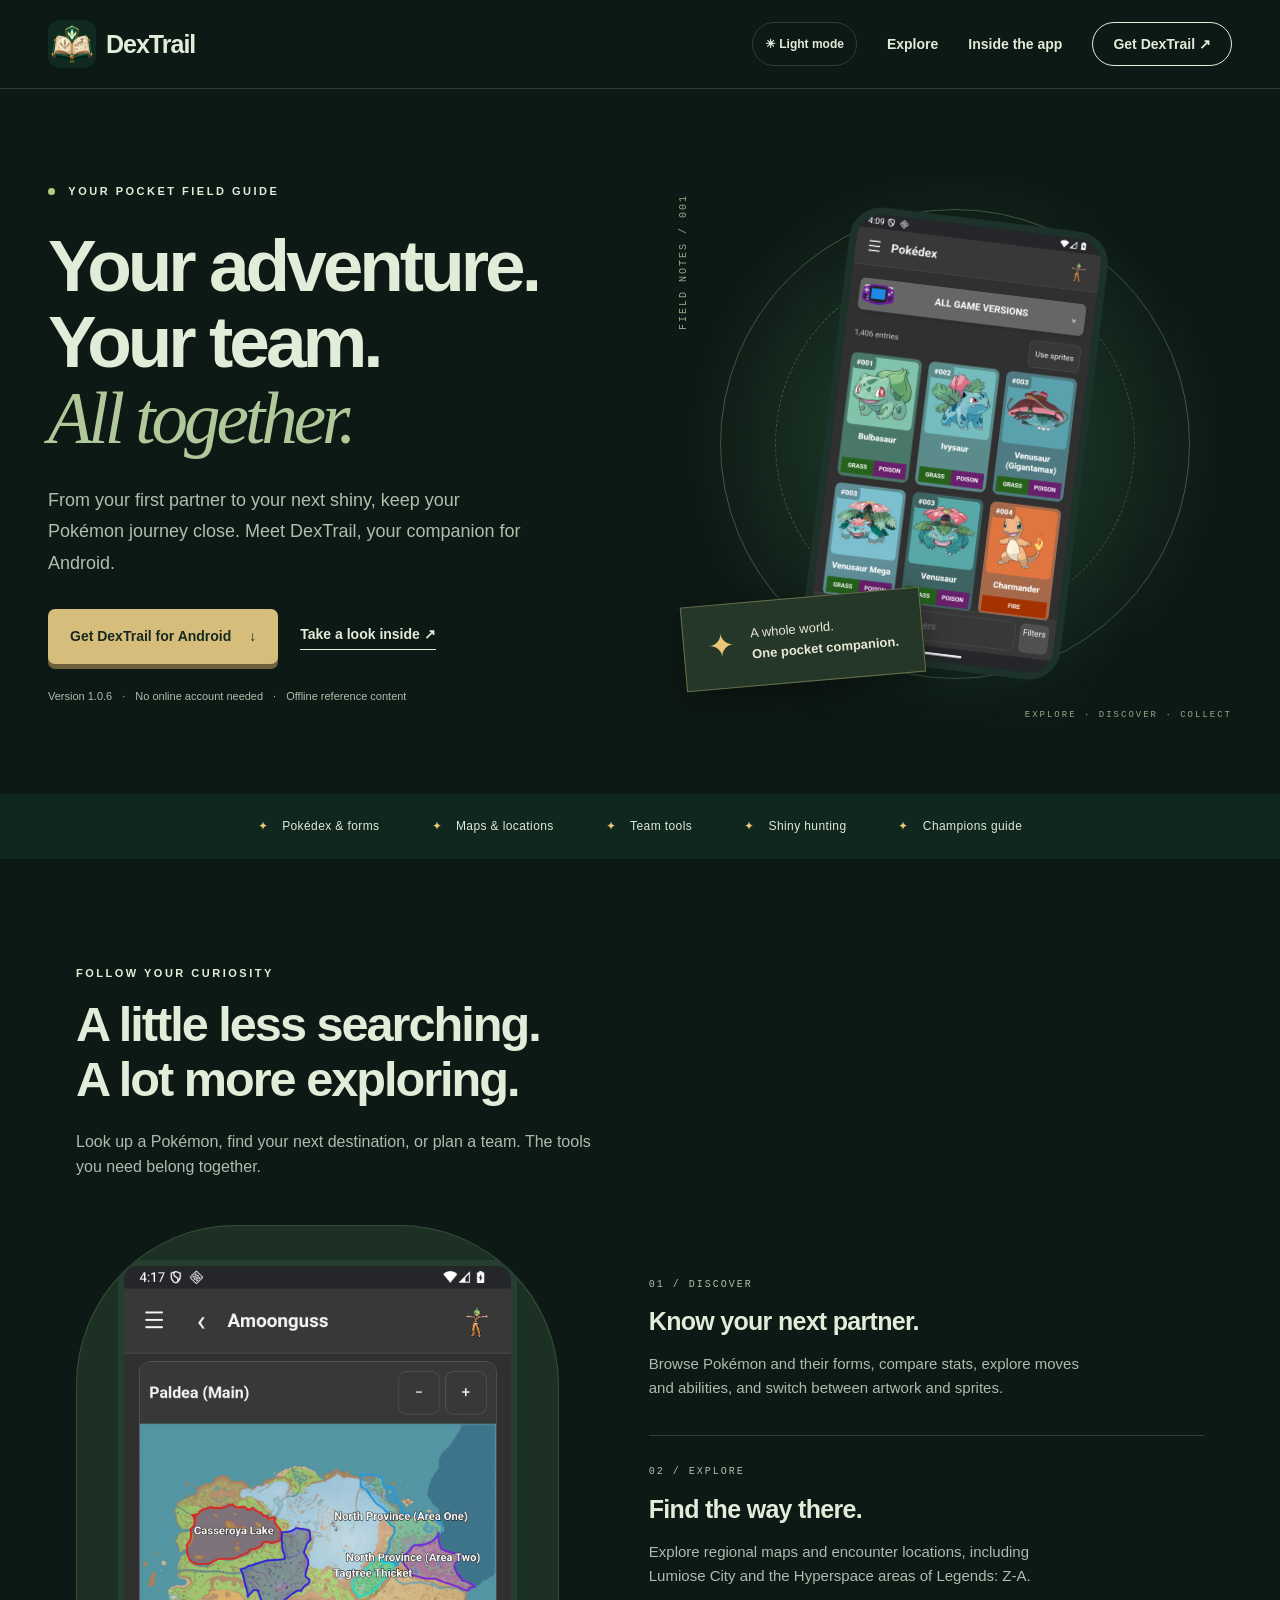
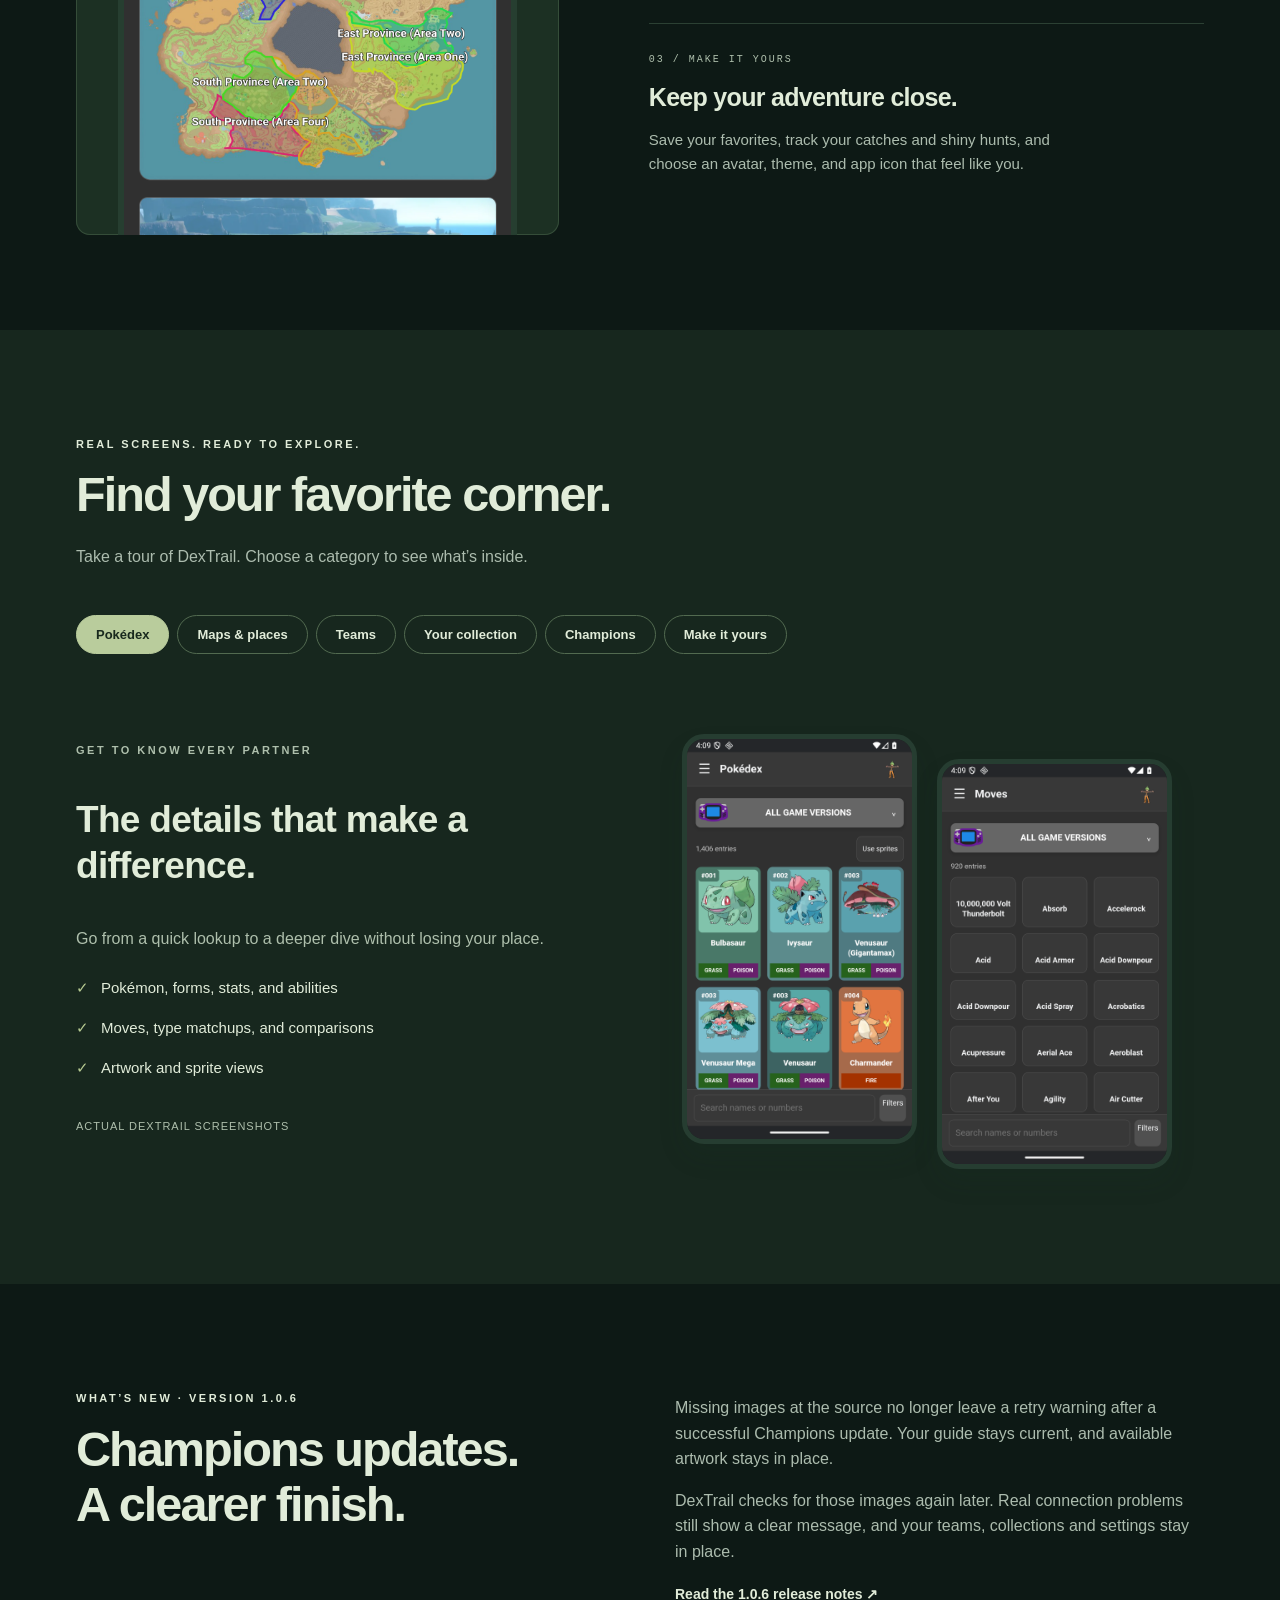
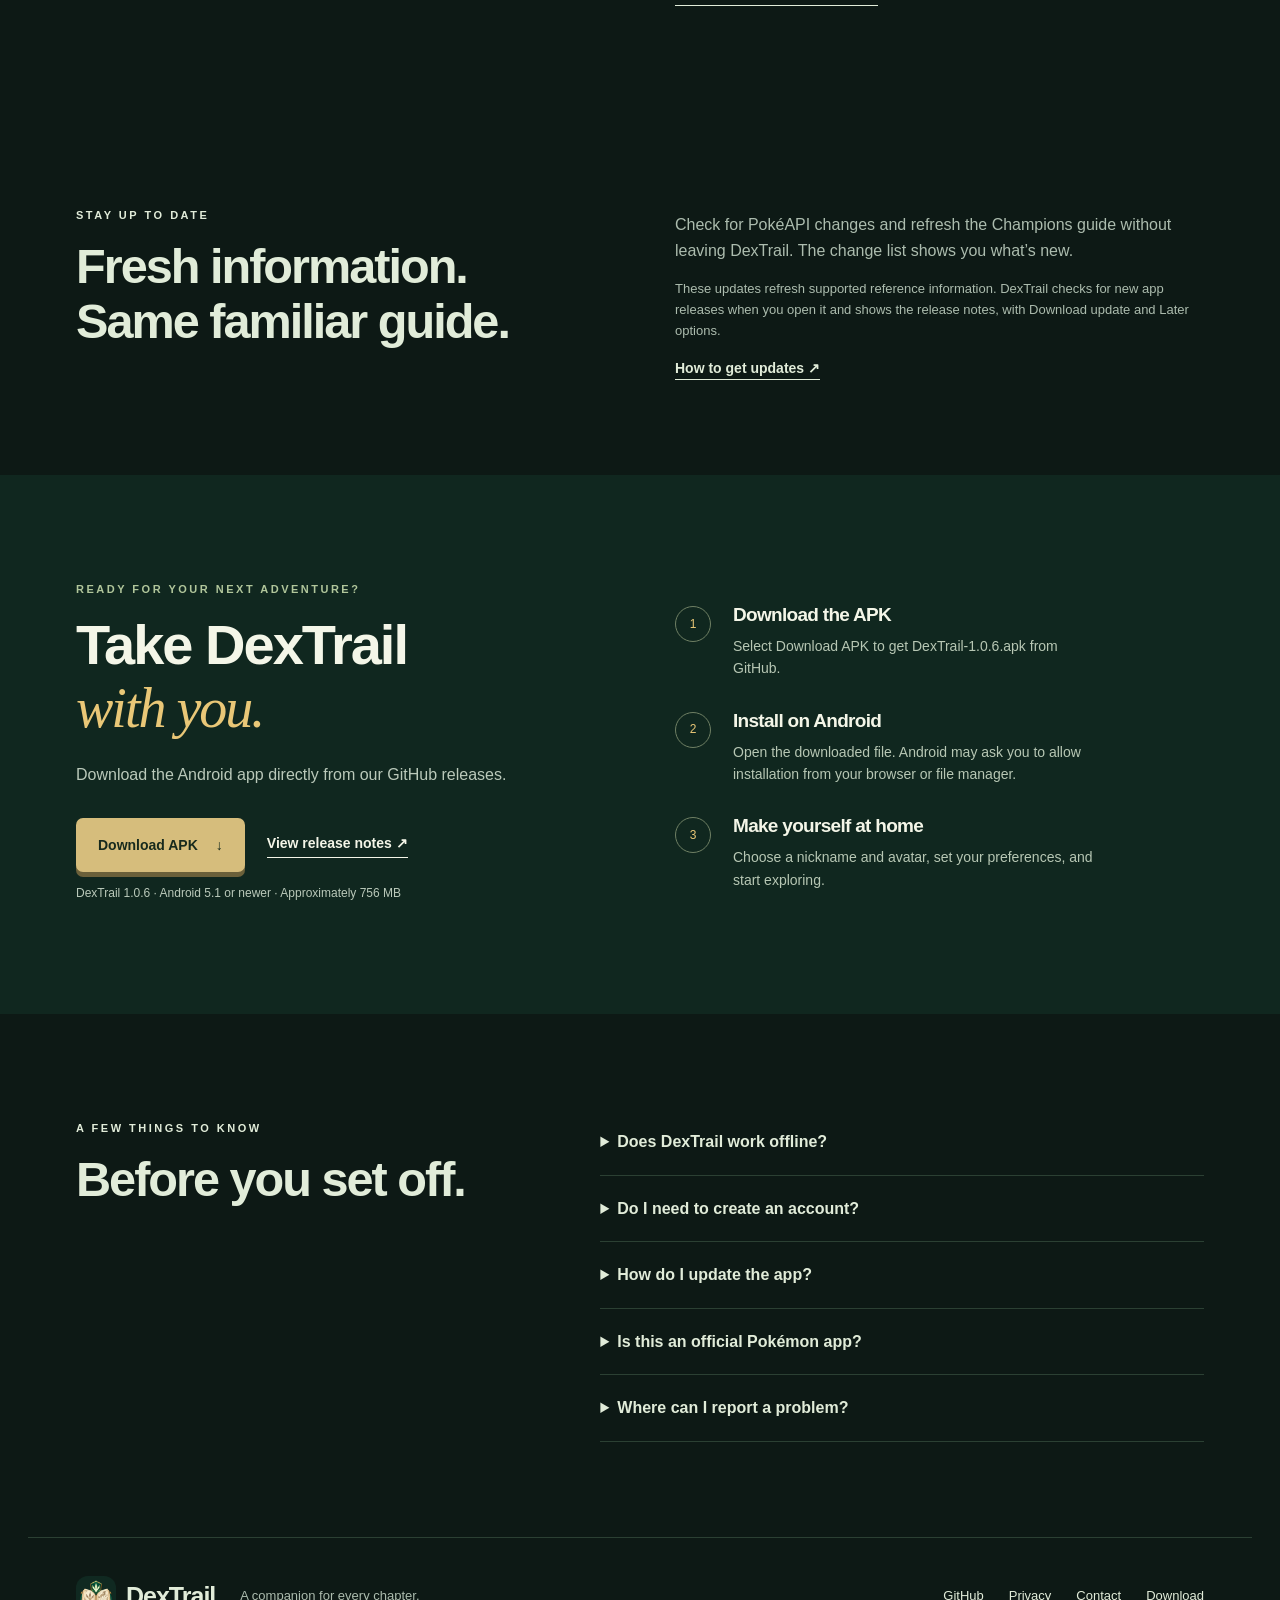
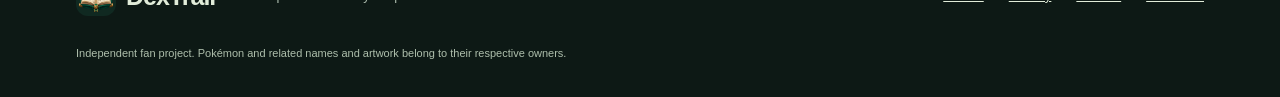
<file: docs/index.html>
<!doctype html>
<html lang="en" data-theme="dark"><head><meta charset="utf-8"><meta name="viewport" content="width=device-width,initial-scale=1"><meta name="theme-color" content="#112d26"><meta name="description" content="Meet DexTrail: a Pokémon companion for Android. Explore the Pokédex, find locations, build teams, and keep track of your adventure."><title>DexTrail — Your adventure, all together.</title><link rel="icon" href="assets/app-icon.png"><script src="theme.js"></script><link rel="stylesheet" href="style.css"><link rel="stylesheet" href="theme.css"></head>
<body><a class="skip" href="#main">Skip to content</a>
<header><a class="brand" href="#"><img src="assets/app-icon.png" alt="" width="48" height="48"><span>DexTrail</span></a><nav aria-label="Main navigation"><button class="theme-toggle" type="button" aria-label="Switch to light mode">☀ <span>Light mode</span></button><a href="#explore">Explore</a><a href="#inside">Inside the app</a><a href="#download" class="nav-download">Get DexTrail <span aria-hidden="true">↗</span></a></nav></header>
<main id="main">
<section class="hero"><div class="hero-copy"><p class="eyebrow"><span class="dot"></span> YOUR POCKET FIELD GUIDE</p><h1>Your adventure.<br>Your team.<br><em>All together.</em></h1><p class="intro">From your first partner to your next shiny, keep your Pokémon journey close. Meet DexTrail, your companion for Android.</p><div class="actions"><a class="button primary" href="#download">Get DexTrail for Android <span aria-hidden="true">↓</span></a><a class="text-link" href="#inside">Take a look inside <span aria-hidden="true">↗</span></a></div><p class="hero-note">Version 1.0.6 <span>·</span> No online account needed <span>·</span> Offline reference content</p></div><div class="hero-scene"><div class="orbit orbit-one"></div><div class="orbit orbit-two"></div><div class="field-label">FIELD NOTES / 001</div><div class="phone hero-phone"><img src="assets/01-pokedex.png" alt="DexTrail Pokédex with Pokémon artwork, types, and search filters" width="1080" height="1920" fetchpriority="high"></div><div class="paper-tag"><span class="star">✦</span><div>A whole world.<br><strong>One pocket companion.</strong></div></div><span class="scene-mark">EXPLORE · DISCOVER · COLLECT</span></div></section>
<div class="feature-strip"><span>Pokédex & forms</span><span>Maps & locations</span><span>Team tools</span><span>Shiny hunting</span><span>Champions guide</span></div>
<section id="explore" class="section explore"><div class="section-heading"><p class="eyebrow">FOLLOW YOUR CURIOSITY</p><h2>A little less searching.<br>A lot more exploring.</h2><p>Look up a Pokémon, find your next destination, or plan a team. The tools you need belong together.</p></div><div class="feature-layout"><div class="map-frame"><img src="assets/03-locations.png" alt="Regional maps and Pokémon locations in DexTrail" width="1080" height="1920" loading="lazy"></div><div class="feature-stories"><article><span class="number">01 / DISCOVER</span><h3>Know your next partner.</h3><p>Browse Pokémon and their forms, compare stats, explore moves and abilities, and switch between artwork and sprites.</p></article><article><span class="number">02 / EXPLORE</span><h3>Find the way there.</h3><p>Explore regional maps and encounter locations, including Lumiose City and the Hyperspace areas of Legends: Z-A.</p></article><article><span class="number">03 / MAKE IT YOURS</span><h3>Keep your adventure close.</h3><p>Save your favorites, track your catches and shiny hunts, and choose an avatar, theme, and app icon that feel like you.</p></article></div></div></section>
<section id="inside" class="tour section"><div class="section-heading"><p class="eyebrow">REAL SCREENS. READY TO EXPLORE.</p><h2>Find your favorite corner.</h2><p>Take a tour of DexTrail. Choose a category to see what’s inside.</p></div><div class="tour-tabs" role="tablist" aria-label="App features"></div><div class="tour-content"><div class="tour-copy"><p class="eyebrow" id="tour-kicker"></p><h3 id="tour-title"></h3><p id="tour-description"></p><ul id="tour-points"></ul><p class="screen-note">Actual DexTrail screenshots</p></div><div class="tour-screens" id="tour-screens" role="tabpanel" tabindex="0"></div></div></section>
<section class="updates section" id="whats-new"><div><p class="eyebrow">WHAT’S NEW · VERSION 1.0.6</p><h2>Champions updates.<br>A clearer finish.</h2></div><div><p>Missing images at the source no longer leave a retry warning after a successful Champions update. Your guide stays current, and available artwork stays in place.</p><p>DexTrail checks for those images again later. Real connection problems still show a clear message, and your teams, collections and settings stay in place.</p><a class="text-link" href="https://github.com/Cryoflam3/DexTrail/releases/tag/v1.0.6-build.20334">Read the 1.0.6 release notes <span aria-hidden="true">↗</span></a></div></section><section class="updates section"><div><p class="eyebrow">STAY UP TO DATE</p><h2>Fresh information.<br>Same familiar guide.</h2></div><div><p>Check for PokéAPI changes and refresh the Champions guide without leaving DexTrail. The change list shows you what’s new.</p><p class="muted">These updates refresh supported reference information. DexTrail checks for new app releases when you open it and shows the release notes, with Download update and Later options.</p><a class="text-link" href="#download">How to get updates <span aria-hidden="true">↗</span></a></div></section>
<section id="download" class="download section"><div><p class="eyebrow">READY FOR YOUR NEXT ADVENTURE?</p><h2>Take DexTrail<br><em>with you.</em></h2><p>Download the Android app directly from our GitHub releases.</p><div id="release-action" class="actions"><a class="button primary" href="https://github.com/Cryoflam3/DexTrail/releases/download/v1.0.6-build.20334/DexTrail-1.0.6.apk">Download APK <span aria-hidden="true">↓</span></a><a class="text-link" href="https://github.com/Cryoflam3/DexTrail/releases/latest">View release notes <span aria-hidden="true">↗</span></a></div><p class="download-meta">DexTrail 1.0.6 · Android 5.1 or newer · Approximately 756 MB</p></div><ol class="install-steps"><li><span>1</span><div><h3>Download the APK</h3><p>Select Download APK to get DexTrail-1.0.6.apk from GitHub.</p></div></li><li><span>2</span><div><h3>Install on Android</h3><p>Open the downloaded file. Android may ask you to allow installation from your browser or file manager.</p></div></li><li><span>3</span><div><h3>Make yourself at home</h3><p>Choose a nickname and avatar, set your preferences, and start exploring.</p></div></li></ol></section>
<section class="faq section"><div><p class="eyebrow">A FEW THINGS TO KNOW</p><h2>Before you set off.</h2></div><div class="questions"><details><summary>Does DexTrail work offline?</summary><p>Bundled reference content works offline. Refreshing information, opening source websites, and downloading additional online content require an internet connection.</p></details><details><summary>Do I need to create an account?</summary><p>No. Your nickname and avatar create a local profile on your device. Your teams, collections, and preferences stay in the app’s private storage.</p></details><details><summary>How do I update the app?</summary><p>Get new APK versions from the same GitHub release page. Install them over your existing DexTrail installation rather than uninstalling first. Export a backup before updating to keep an extra copy of your saved records.</p></details><details><summary>Is this an official Pokémon app?</summary><p>No. DexTrail is an independent fan project and is not affiliated with or endorsed by Nintendo, The Pokémon Company, or Game Freak. Pokémon names and artwork belong to their respective owners. Source and artist credits are available inside the app.</p></details><details><summary>Where can I report a problem?</summary><p>Email <a href="mailto:DexTrail.Feedback@proton.me">DexTrail.Feedback@proton.me</a> with the app version, what happened, and the steps that led to it. Please leave personal information out of screenshots.</p></details></div></section>
</main><footer><a class="brand" href="#"><img src="assets/app-icon.png" alt="" width="40" height="40">DexTrail</a><p>A companion for every chapter.</p><div><a href="https://github.com/Cryoflam3/DexTrail">GitHub</a><a href="privacy.html">Privacy</a><a href="mailto:DexTrail.Feedback@proton.me">Contact</a><a href="#download">Download</a></div><small>Independent fan project. Pokémon and related names and artwork belong to their respective owners.</small></footer>
<dialog id="lightbox"><button class="close" aria-label="Close screenshot">×</button><img alt=""></dialog><script src="release.js"></script><script src="app.js"></script></body></html>
</file>
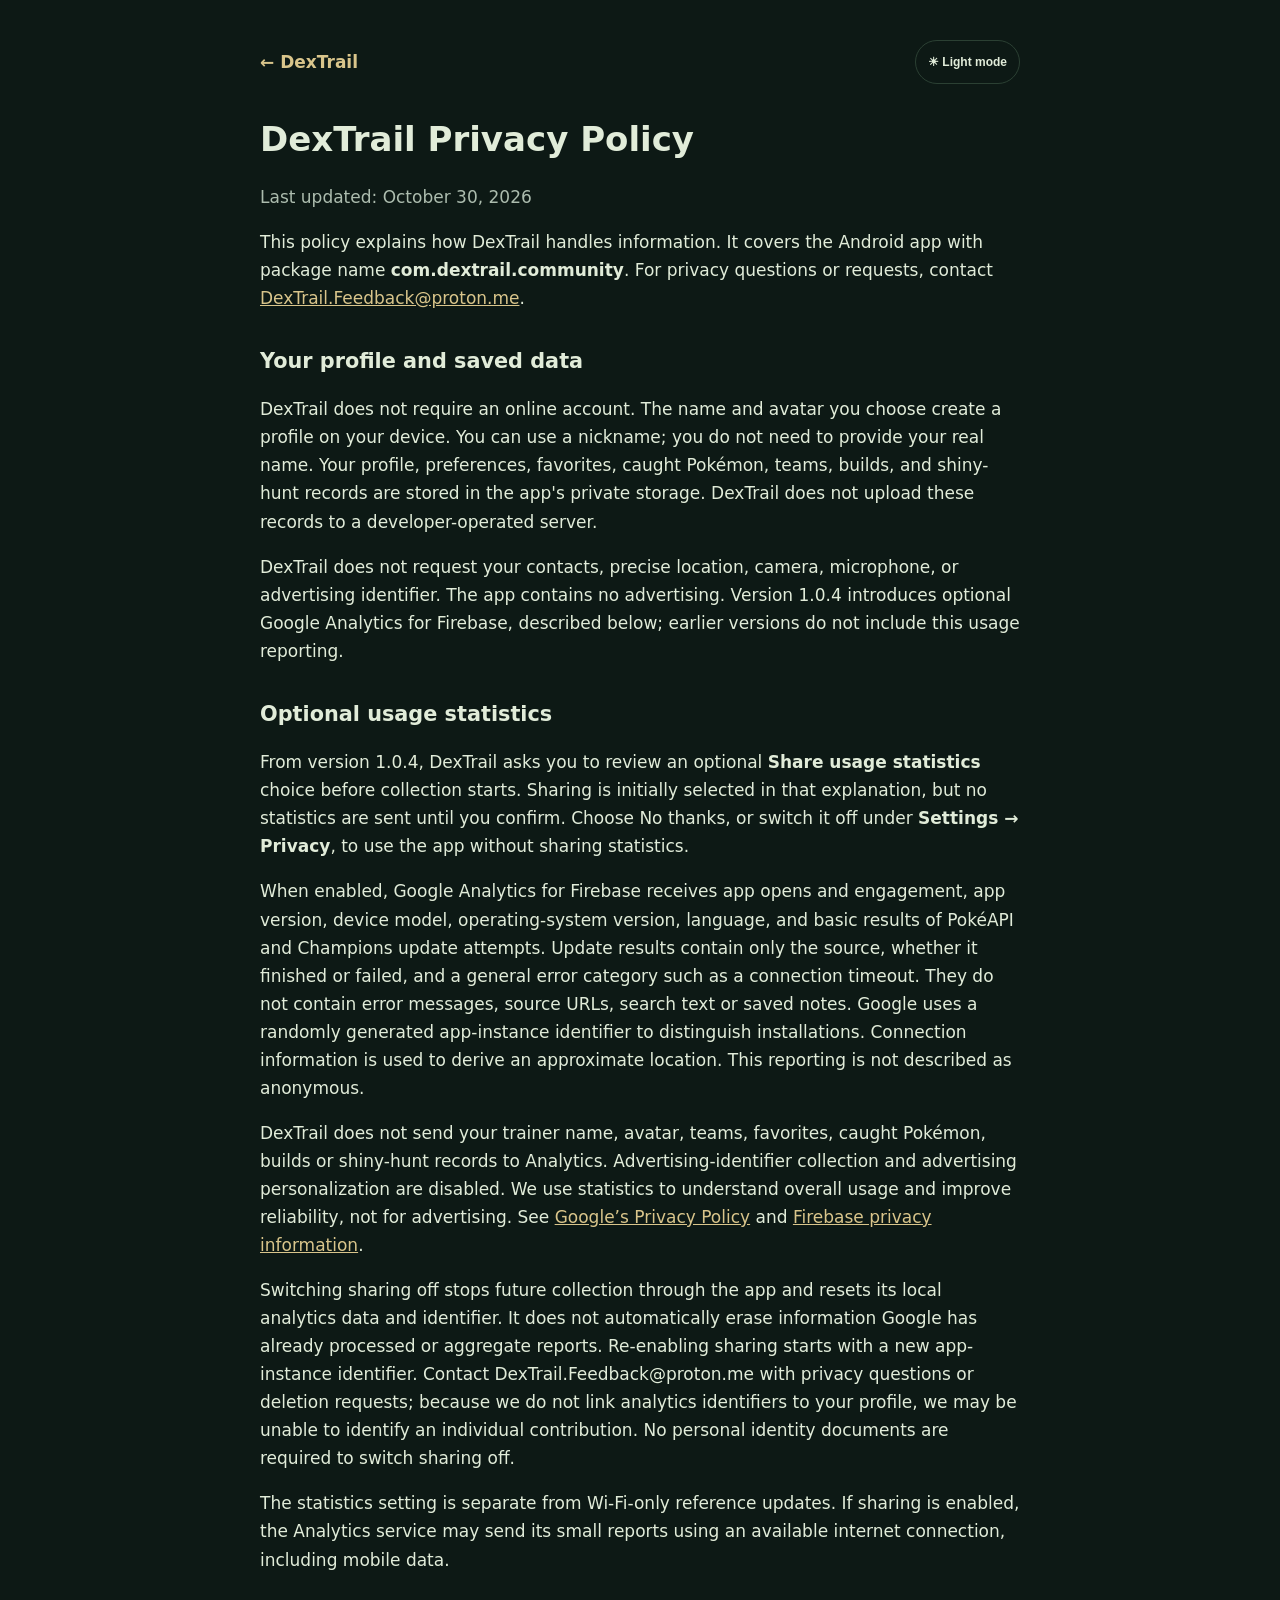
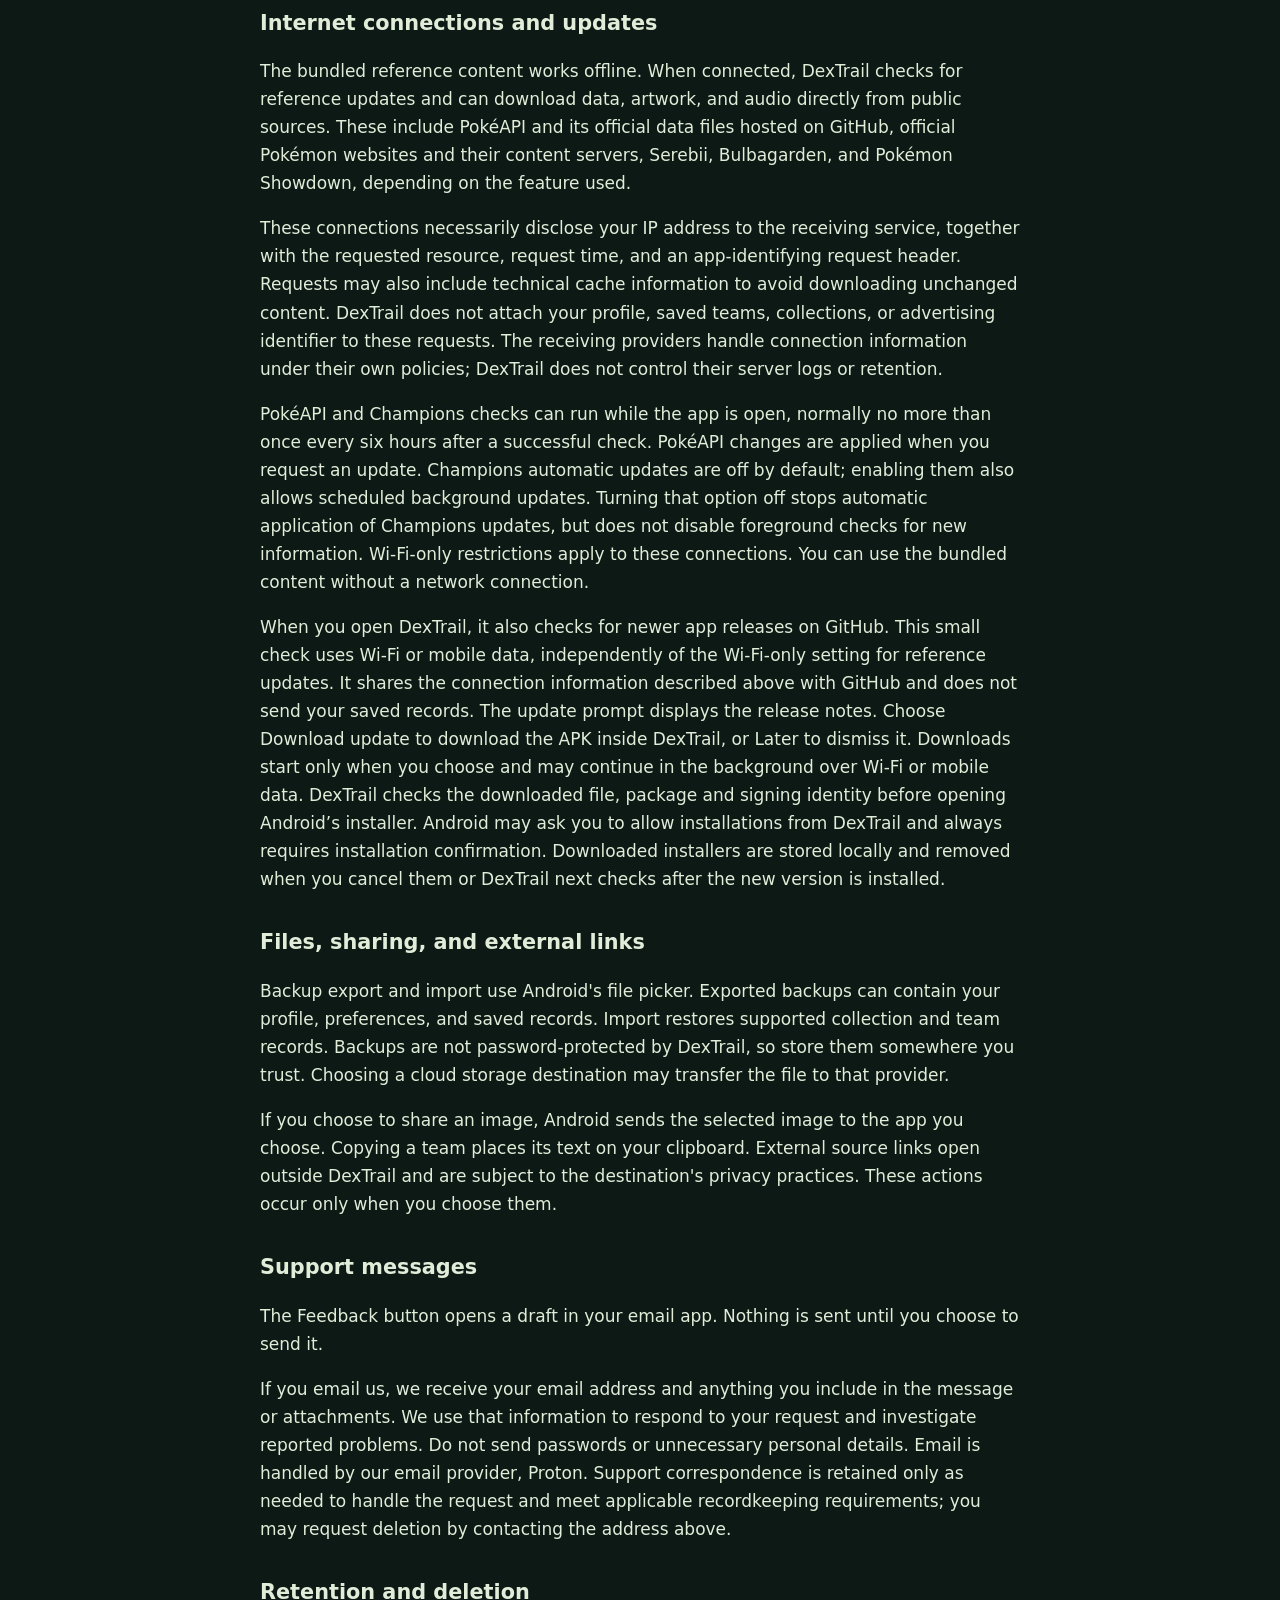
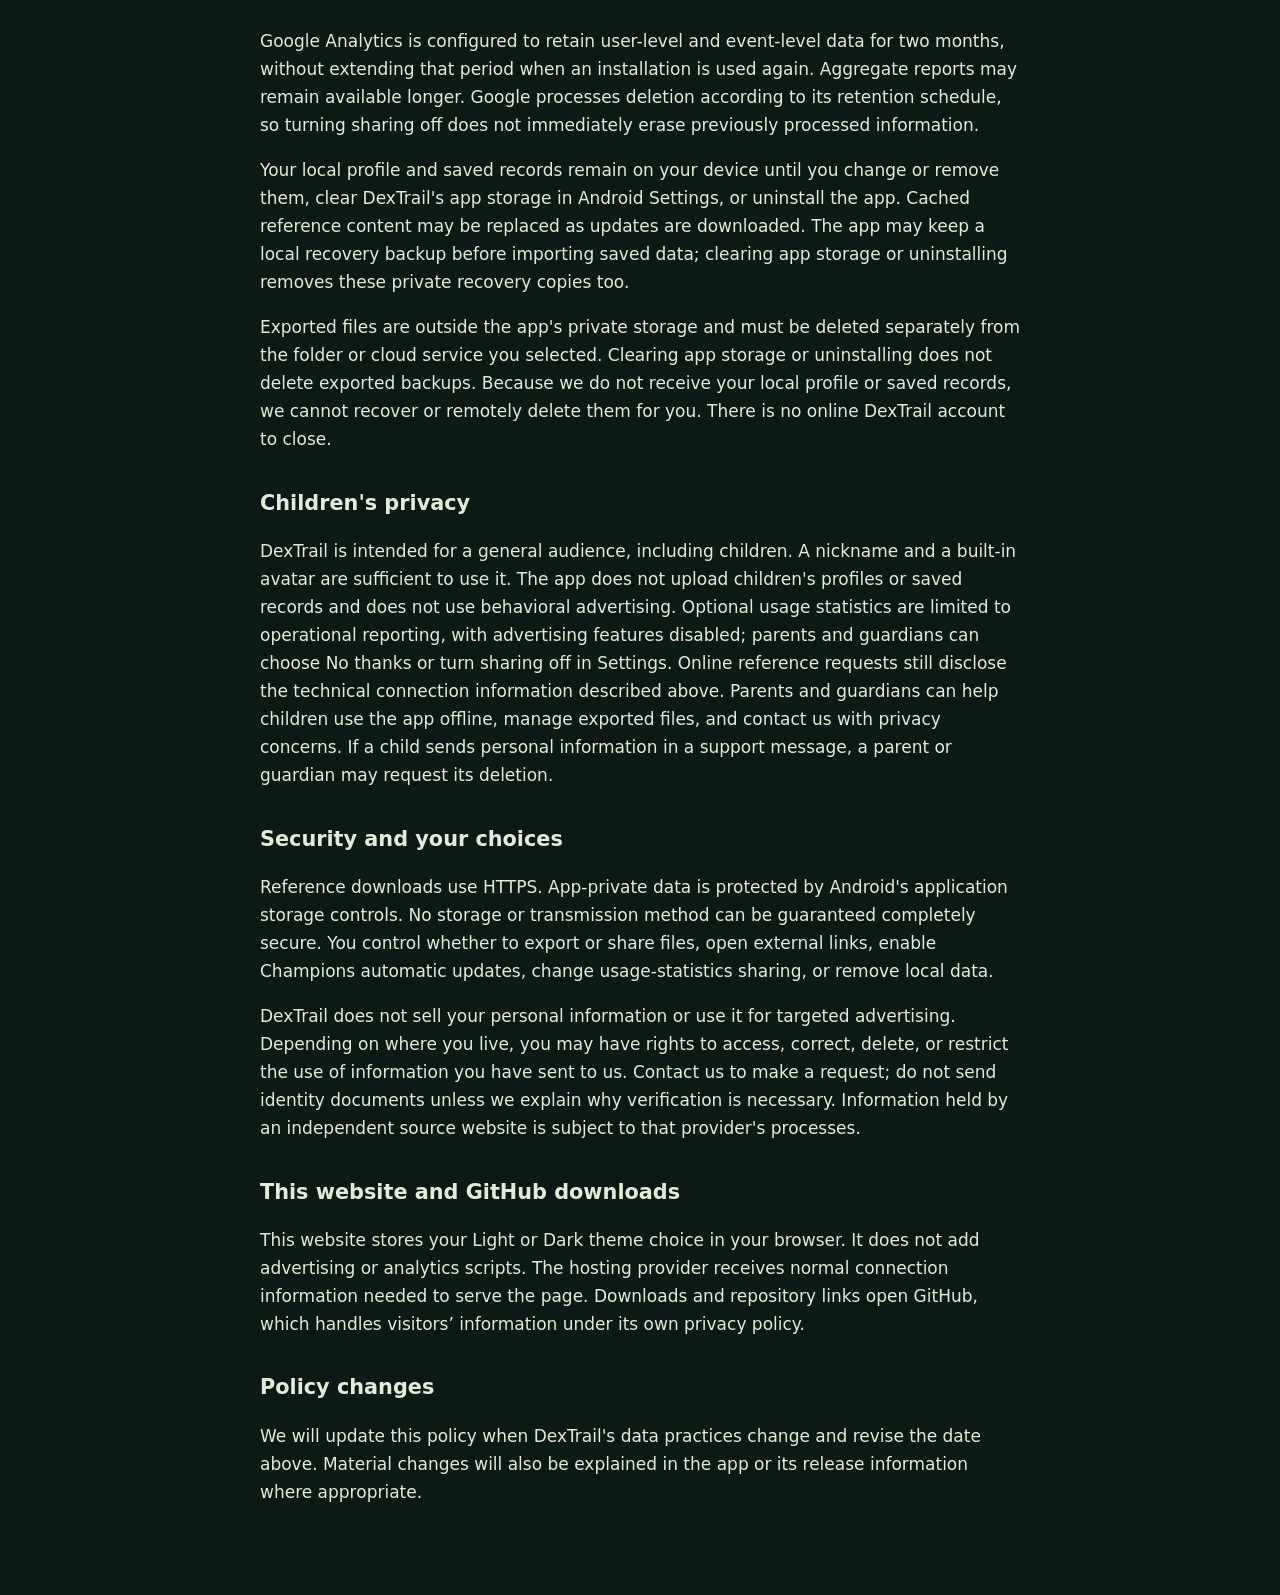
<file: docs/privacy.html>
<!doctype html>
<html lang="en" data-theme="dark"><head><meta charset="utf-8"><meta name="viewport" content="width=device-width,initial-scale=1"><title>DexTrail Privacy Policy</title><style>body{margin:0;background:#f5f7f6;color:#172c23;font:17px/1.65 system-ui,sans-serif}main{max-width:760px;margin:auto;padding:40px 24px 72px}h1{line-height:1.2}h2{font-size:1.3rem;margin-top:32px}a{color:#14684b;overflow-wrap:anywhere}.date{color:#52655c}</style><script src="theme.js"></script><link rel="stylesheet" href="theme.css"></head><body class="privacy-page"><main><div class="privacy-nav"><a href="index.html">← DexTrail</a><button class="theme-toggle" type="button" aria-label="Switch to light mode">☀ <span>Light mode</span></button></div>
<h1>DexTrail Privacy Policy</h1><p class="date">Last updated: October 30, 2026</p>
<p>This policy explains how DexTrail handles information. It covers the Android app with package name <strong>com.dextrail.community</strong>. For privacy questions or requests, contact <a href="mailto:DexTrail.Feedback@proton.me">DexTrail.Feedback@proton.me</a>.</p>
<h2>Your profile and saved data</h2>
<p>DexTrail does not require an online account. The name and avatar you choose create a profile on your device. You can use a nickname; you do not need to provide your real name. Your profile, preferences, favorites, caught Pokémon, teams, builds, and shiny-hunt records are stored in the app's private storage. DexTrail does not upload these records to a developer-operated server.</p>
<p>DexTrail does not request your contacts, precise location, camera, microphone, or advertising identifier. The app contains no advertising. Version 1.0.4 introduces optional Google Analytics for Firebase, described below; earlier versions do not include this usage reporting.</p>
<h2>Optional usage statistics</h2>
<p>From version 1.0.4, DexTrail asks you to review an optional <strong>Share usage statistics</strong> choice before collection starts. Sharing is initially selected in that explanation, but no statistics are sent until you confirm. Choose No thanks, or switch it off under <strong>Settings → Privacy</strong>, to use the app without sharing statistics.</p>
<p>When enabled, Google Analytics for Firebase receives app opens and engagement, app version, device model, operating-system version, language, and basic results of PokéAPI and Champions update attempts. Update results contain only the source, whether it finished or failed, and a general error category such as a connection timeout. They do not contain error messages, source URLs, search text or saved notes. Google uses a randomly generated app-instance identifier to distinguish installations. Connection information is used to derive an approximate location. This reporting is not described as anonymous.</p>
<p>DexTrail does not send your trainer name, avatar, teams, favorites, caught Pokémon, builds or shiny-hunt records to Analytics. Advertising-identifier collection and advertising personalization are disabled. We use statistics to understand overall usage and improve reliability, not for advertising. See <a href="https://policies.google.com/privacy">Google’s Privacy Policy</a> and <a href="https://firebase.google.com/support/privacy">Firebase privacy information</a>.</p>
<p>Switching sharing off stops future collection through the app and resets its local analytics data and identifier. It does not automatically erase information Google has already processed or aggregate reports. Re-enabling sharing starts with a new app-instance identifier. Contact DexTrail.Feedback@proton.me with privacy questions or deletion requests; because we do not link analytics identifiers to your profile, we may be unable to identify an individual contribution. No personal identity documents are required to switch sharing off.</p>
<p>The statistics setting is separate from Wi-Fi-only reference updates. If sharing is enabled, the Analytics service may send its small reports using an available internet connection, including mobile data.</p>
<h2>Internet connections and updates</h2>
<p>The bundled reference content works offline. When connected, DexTrail checks for reference updates and can download data, artwork, and audio directly from public sources. These include PokéAPI and its official data files hosted on GitHub, official Pokémon websites and their content servers, Serebii, Bulbagarden, and Pokémon Showdown, depending on the feature used.</p>
<p>These connections necessarily disclose your IP address to the receiving service, together with the requested resource, request time, and an app-identifying request header. Requests may also include technical cache information to avoid downloading unchanged content. DexTrail does not attach your profile, saved teams, collections, or advertising identifier to these requests. The receiving providers handle connection information under their own policies; DexTrail does not control their server logs or retention.</p>
<p>PokéAPI and Champions checks can run while the app is open, normally no more than once every six hours after a successful check. PokéAPI changes are applied when you request an update. Champions automatic updates are off by default; enabling them also allows scheduled background updates. Turning that option off stops automatic application of Champions updates, but does not disable foreground checks for new information. Wi-Fi-only restrictions apply to these connections. You can use the bundled content without a network connection.</p>
<p>When you open DexTrail, it also checks for newer app releases on GitHub. This small check uses Wi-Fi or mobile data, independently of the Wi-Fi-only setting for reference updates. It shares the connection information described above with GitHub and does not send your saved records. The update prompt displays the release notes. Choose Download update to download the APK inside DexTrail, or Later to dismiss it. Downloads start only when you choose and may continue in the background over Wi-Fi or mobile data. DexTrail checks the downloaded file, package and signing identity before opening Android’s installer. Android may ask you to allow installations from DexTrail and always requires installation confirmation. Downloaded installers are stored locally and removed when you cancel them or DexTrail next checks after the new version is installed.</p>
<h2>Files, sharing, and external links</h2>

<p>Backup export and import use Android's file picker. Exported backups can contain your profile, preferences, and saved records. Import restores supported collection and team records. Backups are not password-protected by DexTrail, so store them somewhere you trust. Choosing a cloud storage destination may transfer the file to that provider.</p>
<p>If you choose to share an image, Android sends the selected image to the app you choose. Copying a team places its text on your clipboard. External source links open outside DexTrail and are subject to the destination's privacy practices. These actions occur only when you choose them.</p>
<h2>Support messages</h2>
<p>The Feedback button opens a draft in your email app. Nothing is sent until you choose to send it.</p>
<p>If you email us, we receive your email address and anything you include in the message or attachments. We use that information to respond to your request and investigate reported problems. Do not send passwords or unnecessary personal details. Email is handled by our email provider, Proton. Support correspondence is retained only as needed to handle the request and meet applicable recordkeeping requirements; you may request deletion by contacting the address above.</p>
<h2>Retention and deletion</h2>
<p>Google Analytics is configured to retain user-level and event-level data for two months, without extending that period when an installation is used again. Aggregate reports may remain available longer. Google processes deletion according to its retention schedule, so turning sharing off does not immediately erase previously processed information.</p>
<p>Your local profile and saved records remain on your device until you change or remove them, clear DexTrail's app storage in Android Settings, or uninstall the app. Cached reference content may be replaced as updates are downloaded. The app may keep a local recovery backup before importing saved data; clearing app storage or uninstalling removes these private recovery copies too.</p>
<p>Exported files are outside the app's private storage and must be deleted separately from the folder or cloud service you selected. Clearing app storage or uninstalling does not delete exported backups. Because we do not receive your local profile or saved records, we cannot recover or remotely delete them for you. There is no online DexTrail account to close.</p>
<h2>Children's privacy</h2>
<p>DexTrail is intended for a general audience, including children. A nickname and a built-in avatar are sufficient to use it. The app does not upload children's profiles or saved records and does not use behavioral advertising. Optional usage statistics are limited to operational reporting, with advertising features disabled; parents and guardians can choose No thanks or turn sharing off in Settings. Online reference requests still disclose the technical connection information described above. Parents and guardians can help children use the app offline, manage exported files, and contact us with privacy concerns. If a child sends personal information in a support message, a parent or guardian may request its deletion.</p>
<h2>Security and your choices</h2>
<p>Reference downloads use HTTPS. App-private data is protected by Android's application storage controls. No storage or transmission method can be guaranteed completely secure. You control whether to export or share files, open external links, enable Champions automatic updates, change usage-statistics sharing, or remove local data.</p>
<p>DexTrail does not sell your personal information or use it for targeted advertising. Depending on where you live, you may have rights to access, correct, delete, or restrict the use of information you have sent to us. Contact us to make a request; do not send identity documents unless we explain why verification is necessary. Information held by an independent source website is subject to that provider's processes.</p>
<h2>This website and GitHub downloads</h2>
<p>This website stores your Light or Dark theme choice in your browser. It does not add advertising or analytics scripts. The hosting provider receives normal connection information needed to serve the page. Downloads and repository links open GitHub, which handles visitors’ information under its own privacy policy.</p>
<h2>Policy changes</h2>
<p>We will update this policy when DexTrail's data practices change and revise the date above. Material changes will also be explained in the app or its release information where appropriate.</p>
</main></body></html>
</file>
<file: docs/style.css>
:root{--ink:#173c31;--forest:#112d26;--green:#25533e;--paper:#f6f4eb;--gold:#e9c777;--muted:#66776b;--line:#d9ded0}*{box-sizing:border-box}html{scroll-behavior:smooth;scroll-padding-top:95px}body{margin:0;background:var(--paper);color:var(--ink);font-family:Arial,Helvetica,sans-serif;line-height:1.6}a{color:inherit}button,a,summary{-webkit-tap-highlight-color:transparent}a:focus-visible,button:focus-visible,summary:focus-visible{outline:3px solid #ad7400;outline-offset:5px}header{display:flex;align-items:center;justify-content:space-between;max-width:1320px;margin:auto;padding:20px 48px;border-bottom:1px solid var(--line)}.brand{display:flex;align-items:center;gap:10px;text-decoration:none;font-size:25px;font-weight:800;letter-spacing:-1px}.brand img{object-fit:contain;border-radius:12px}nav{display:flex;gap:30px;align-items:center}nav a{font-size:14px;text-decoration:none;font-weight:600}.nav-download{border:1px solid var(--ink);border-radius:30px;padding:10px 20px}.hero{max-width:1320px;margin:auto;display:grid;grid-template-columns:1.08fr 1fr;min-height:700px;padding:70px 48px 65px;gap:32px;overflow:hidden;align-items:center}.eyebrow{font-size:11px;letter-spacing:2.5px;font-weight:700}.dot{display:inline-block;width:7px;height:7px;border-radius:50%;background:#4a7c48;margin-right:8px}h1{font-size:clamp(52px,5.7vw,80px);line-height:1.04;letter-spacing:-4px;margin:28px 0}h1 em,h2 em{font-family:Georgia,serif;font-weight:400;color:#53805a}h2{font-size:clamp(34px,3.8vw,52px);line-height:1.13;letter-spacing:-2px;margin:14px 0 22px}h3{font-size:25px;letter-spacing:-.7px;line-height:1.25}.intro{max-width:490px;font-size:18px;color:#586b60;line-height:1.75}.actions{display:flex;flex-wrap:wrap;gap:22px;align-items:center;margin-top:30px}.button{display:inline-flex;justify-content:center;align-items:center;gap:18px;padding:16px 22px;border-radius:7px;text-decoration:none;font-size:14px;font-weight:700}.primary{background:var(--ink);color:white;box-shadow:0 5px 0 #0d251c}.primary:hover{background:#2e6049;transform:translateY(-1px)}.text-link{font-size:14px;text-decoration:none;border-bottom:1px solid currentColor;padding-bottom:3px;font-weight:600}.hero-note{font-size:11px;color:#6d786c;margin-top:24px;display:flex;gap:10px;flex-wrap:wrap}.hero-scene{position:relative;min-height:570px;display:flex;justify-content:center;align-items:center;background:radial-gradient(ellipse,#d6e1c7 0,transparent 67%)}.orbit{position:absolute;border:1px solid #b7c7a6;border-radius:50%;width:470px;height:470px}.orbit-two{width:360px;height:360px;border-style:dashed}.hero-phone{width:260px;transform:rotate(7deg);box-shadow:26px 35px 50px #102a2638!important}.phone{background:#182c23;border:7px solid #1d322a;border-radius:32px;overflow:hidden;box-shadow:0 16px 25px #132a2720}.phone img{display:block;width:100%;height:auto}.field-label{position:absolute;left:0;top:35px;transform:rotate(-90deg) translateX(-100%);transform-origin:left top;font:10px monospace;letter-spacing:2px;color:#7d8d73}.paper-tag{position:absolute;bottom:47px;left:5px;display:flex;align-items:center;gap:16px;border:1px solid #e5d8b8;padding:16px 24px;background:#fffaf0;box-shadow:0 10px 30px #24371f12;transform:rotate(-5deg);font-size:13px}.star{font-size:32px;color:#a78639}.scene-mark{position:absolute;right:0;bottom:9px;font:9px monospace;letter-spacing:2px;color:#62745b}.feature-strip{background:var(--forest);color:#e0e9d8;display:flex;justify-content:center;flex-wrap:wrap;gap:24px 52px;padding:23px;font-size:12px;letter-spacing:.4px}.feature-strip span:before{content:'✦';color:var(--gold);margin-right:14px}.section{max-width:1224px;margin:auto;padding:95px 48px}.section-heading{max-width:690px;margin-bottom:45px}.section-heading>p:last-child{color:var(--muted);max-width:530px}.feature-layout{display:grid;grid-template-columns:1fr 1.15fr;gap:90px;align-items:center}.map-frame{height:610px;overflow:hidden;background:#e0e7d3;border-radius:160px 160px 14px 14px;padding:35px 42px 0;box-shadow:inset 0 0 0 1px #cad6bc}.map-frame img{width:100%;height:auto;border:6px solid #263e30;border-radius:20px}.feature-stories article{padding:20px 0;border-bottom:1px solid var(--line)}.feature-stories article:last-child{border:0}.number{font:10px monospace;letter-spacing:2px;color:#688455}.feature-stories h3{margin:12px 0}.feature-stories p{font-size:15px;color:var(--muted);max-width:440px}.tour{background:#e9eddf;max-width:none}.tour>.section-heading,.tour-tabs,.tour-content{max-width:1128px;margin-left:auto;margin-right:auto}.tour-tabs{display:flex;gap:8px;flex-wrap:wrap;margin-bottom:35px}.tour-tabs button{font:600 13px Arial;padding:11px 19px;border:1px solid #b8c7ae;border-radius:25px;background:transparent;color:var(--ink);cursor:pointer}.tour-tabs button[aria-selected=true]{background:var(--ink);color:white;border-color:var(--ink)}.tour-content{display:grid;grid-template-columns:1fr 1.1fr;gap:70px;align-items:center;min-height:500px}.tour-copy h3{font-size:37px;max-width:420px}.tour-copy>p{color:#5d7162}.tour-copy li{padding:8px 0;list-style:none;font-size:15px}.tour-copy ul{padding:0}.tour-copy li:before{content:'✓';margin-right:12px;color:#5c8050}.screen-note{font-size:11px!important;letter-spacing:1px;text-transform:uppercase;margin-top:30px}.tour-screens{display:flex;align-items:center;gap:20px;justify-content:center}.screen-button{padding:0;background:transparent;border:0;cursor:zoom-in;width:46%;max-width:235px}.screen-button:nth-child(2){margin-top:50px}.screen-button img{display:block;width:100%;height:auto;border:5px solid #263d31;border-radius:22px;box-shadow:0 14px 24px #16352722}.updates{display:grid;grid-template-columns:1fr 1fr;gap:70px}.updates p{color:var(--muted)}.updates .eyebrow{color:var(--ink)}.muted{font-size:13px}.download{background:var(--forest);color:#f4f6e8;max-width:none;display:grid;grid-template-columns:1fr 1fr;gap:70px;padding-left:max(48px,calc((100vw - 1128px)/2));padding-right:max(48px,calc((100vw - 1128px)/2))}.download h2{font-size:56px}.download h2 em{color:var(--gold)}.download .eyebrow{color:#b1c69b}.download>div>p:not(.eyebrow){color:#bac9ba}.download .primary{background:var(--gold);color:var(--forest);box-shadow:0 4px 0 #96732e}.download-meta{font-size:12px}.release-pending{display:inline-block;border:1px solid #66765b;padding:15px;border-radius:8px;font-size:14px}.install-steps{list-style:none;padding:0}.install-steps li{display:flex;gap:22px;padding:12px 0}.install-steps li>span{border:1px solid #6f8064;border-radius:50%;min-width:36px;height:36px;display:grid;place-items:center;font-size:12px;color:var(--gold);margin-top:8px}.install-steps h3{font-size:19px;margin:5px 0 8px}.install-steps p{font-size:14px;color:#b7c7b4;max-width:360px;margin:0}.faq{display:grid;grid-template-columns:1fr 1.3fr;gap:60px}.questions details{border-bottom:1px solid var(--line);padding:20px 0}.questions summary{font-weight:600;cursor:pointer;font-size:16px}.questions p{font-size:14px;color:var(--muted);overflow-wrap:anywhere}footer{border-top:1px solid var(--line);max-width:1224px;margin:auto;padding:35px 48px;display:flex;flex-wrap:wrap;align-items:center;gap:25px;font-size:13px}footer p{color:var(--muted)}footer>div{margin-left:auto;display:flex;gap:25px}footer small{flex-basis:100%;color:#73806e;font-size:11px}.skip{position:absolute;top:-80px;left:15px;padding:12px;background:white;z-index:20}.skip:focus{top:10px}dialog{border:0;background:#14291e;padding:10px;max-width:95vw;max-height:95vh;border-radius:15px}dialog::backdrop{background:#07170de0}dialog img{max-width:88vw;max-height:86vh;display:block}dialog .close{position:absolute;right:14px;top:14px;width:38px;height:38px;border:1px solid #fff7;border-radius:50%;background:#173c31;color:white;font-size:28px;cursor:pointer}@media(max-width:850px){header{padding:18px 24px}nav{gap:18px}.hero{padding:40px 24px;gap:15px;min-height:620px}h1{letter-spacing:-2.5px;font-size:55px}.hero-phone{width:220px}.hero-scene{min-height:510px}.orbit{width:340px;height:340px}.paper-tag{left:-10px;padding:13px}.feature-layout{gap:35px}.section{padding:65px 24px}.tour-content{gap:28px}.updates,.download,.faq{gap:35px}.map-frame{height:540px;padding:28px 20px 0}.download h2{font-size:45px}}@media(max-width:600px){nav>a:first-child{display:none}nav{gap:12px}.brand{font-size:22px}.brand img{width:38px;height:38px}.nav-download{padding:8px 12px}nav a{font-size:12px}.hero{grid-template-columns:1fr;padding-top:38px}.hero-copy{max-width:480px}.hero h1{font-size:57px}.intro{font-size:16px}.hero-scene{min-height:520px;margin-top:20px}.hero-phone{width:238px}.orbit{width:340px;height:340px}.paper-tag{left:0;bottom:30px}.feature-strip{gap:15px 23px;font-size:11px}.feature-layout,.tour-content,.updates,.download,.faq{grid-template-columns:1fr}.feature-layout{gap:25px}.map-frame{height:480px;max-width:380px;margin:auto;padding:25px 40px 0}.tour-screens{gap:14px}.tour-copy h3{font-size:30px}.tour-tabs{gap:7px}.tour-tabs button{padding:10px 13px;font-size:12px}.tour-content{min-height:0}.section{padding:55px 24px}.download{gap:20px}.faq{gap:10px}footer{padding:30px 24px;gap:15px}footer>div{margin:0;width:100%}.hero-note{font-size:10px;gap:7px}}@media(prefers-reduced-motion:reduce){html{scroll-behavior:auto}*{transition:none!important}}
</file>
<file: docs/theme.css>
html[data-theme="light"]{color-scheme:light}
html[data-theme="dark"]{color-scheme:dark;--ink:#e1ecd9;--forest:#10271f;--green:#91b991;--paper:#0d1915;--muted:#acbcae;--line:#2b4033}
.theme-toggle{display:inline-flex;align-items:center;justify-content:center;gap:7px;min-height:44px;padding:9px 12px;border:1px solid var(--line,#506653);border-radius:24px;background:transparent;color:inherit;font:600 12px Arial,sans-serif;white-space:nowrap;cursor:pointer}
.theme-toggle:hover{border-color:currentColor}
.privacy-nav{display:flex;align-items:center;justify-content:space-between;gap:20px;margin-bottom:35px}
.privacy-nav a{text-decoration:none;font-weight:700}
html[data-theme="dark"] .hero h1 em,html[data-theme="dark"] h2 em{color:#b0c99a}
html[data-theme="dark"] .intro,html[data-theme="dark"] .hero-note,html[data-theme="dark"] .tour-copy>p,html[data-theme="dark"] .number,html[data-theme="dark"] footer small{color:#aebfac}
html[data-theme="dark"] .dot{background:#b4cb83}
html[data-theme="dark"] .hero-scene{background:radial-gradient(ellipse,#254831 0,transparent 67%)}
html[data-theme="dark"] .orbit{border-color:#3c5841}
html[data-theme="dark"] .field-label,html[data-theme="dark"] .scene-mark{color:#91ab87}
html[data-theme="dark"] .paper-tag{background:#243729;border-color:#657048;color:#e8e9d4;box-shadow:0 10px 30px #0005}
html[data-theme="dark"] .star{color:#e9c777}
html[data-theme="dark"] .primary{background:#d6bd7c;color:#172a1d;box-shadow:0 5px 0 #6b603a}
html[data-theme="dark"] .primary:hover{background:#ebd39a}
html[data-theme="dark"] .map-frame{background:#1c3023;box-shadow:inset 0 0 0 1px #354d39}
html[data-theme="dark"] .tour{background:#17271e}
html[data-theme="dark"] .tour-tabs button{border-color:#526a50}
html[data-theme="dark"] .tour-tabs button[aria-selected="true"]{background:#b9cc9c;color:#18291d;border-color:#b9cc9c}
html[data-theme="dark"] .tour-copy li:before{color:#b7ca91}
html[data-theme="dark"] .download h2 em{color:var(--gold)}
html[data-theme="dark"] .skip{background:#233b2a}
html[data-theme="dark"] .privacy-page{background:#0d1915;color:#e1ecd9}
html[data-theme="dark"] .privacy-page a{color:#d9c58b}
html[data-theme="dark"] .privacy-page .date{color:#acbcae}
.privacy-page .theme-toggle:focus-visible{outline:3px solid #b7964e;outline-offset:4px}
@media(max-width:700px){header{gap:10px;flex-wrap:wrap}header nav{gap:10px}header nav>a:not(.nav-download){display:none}}
@media(max-width:370px){header{padding:16px}.brand{font-size:20px}.brand img{width:32px;height:32px}header nav{width:100%;justify-content:space-between}}
</file>
